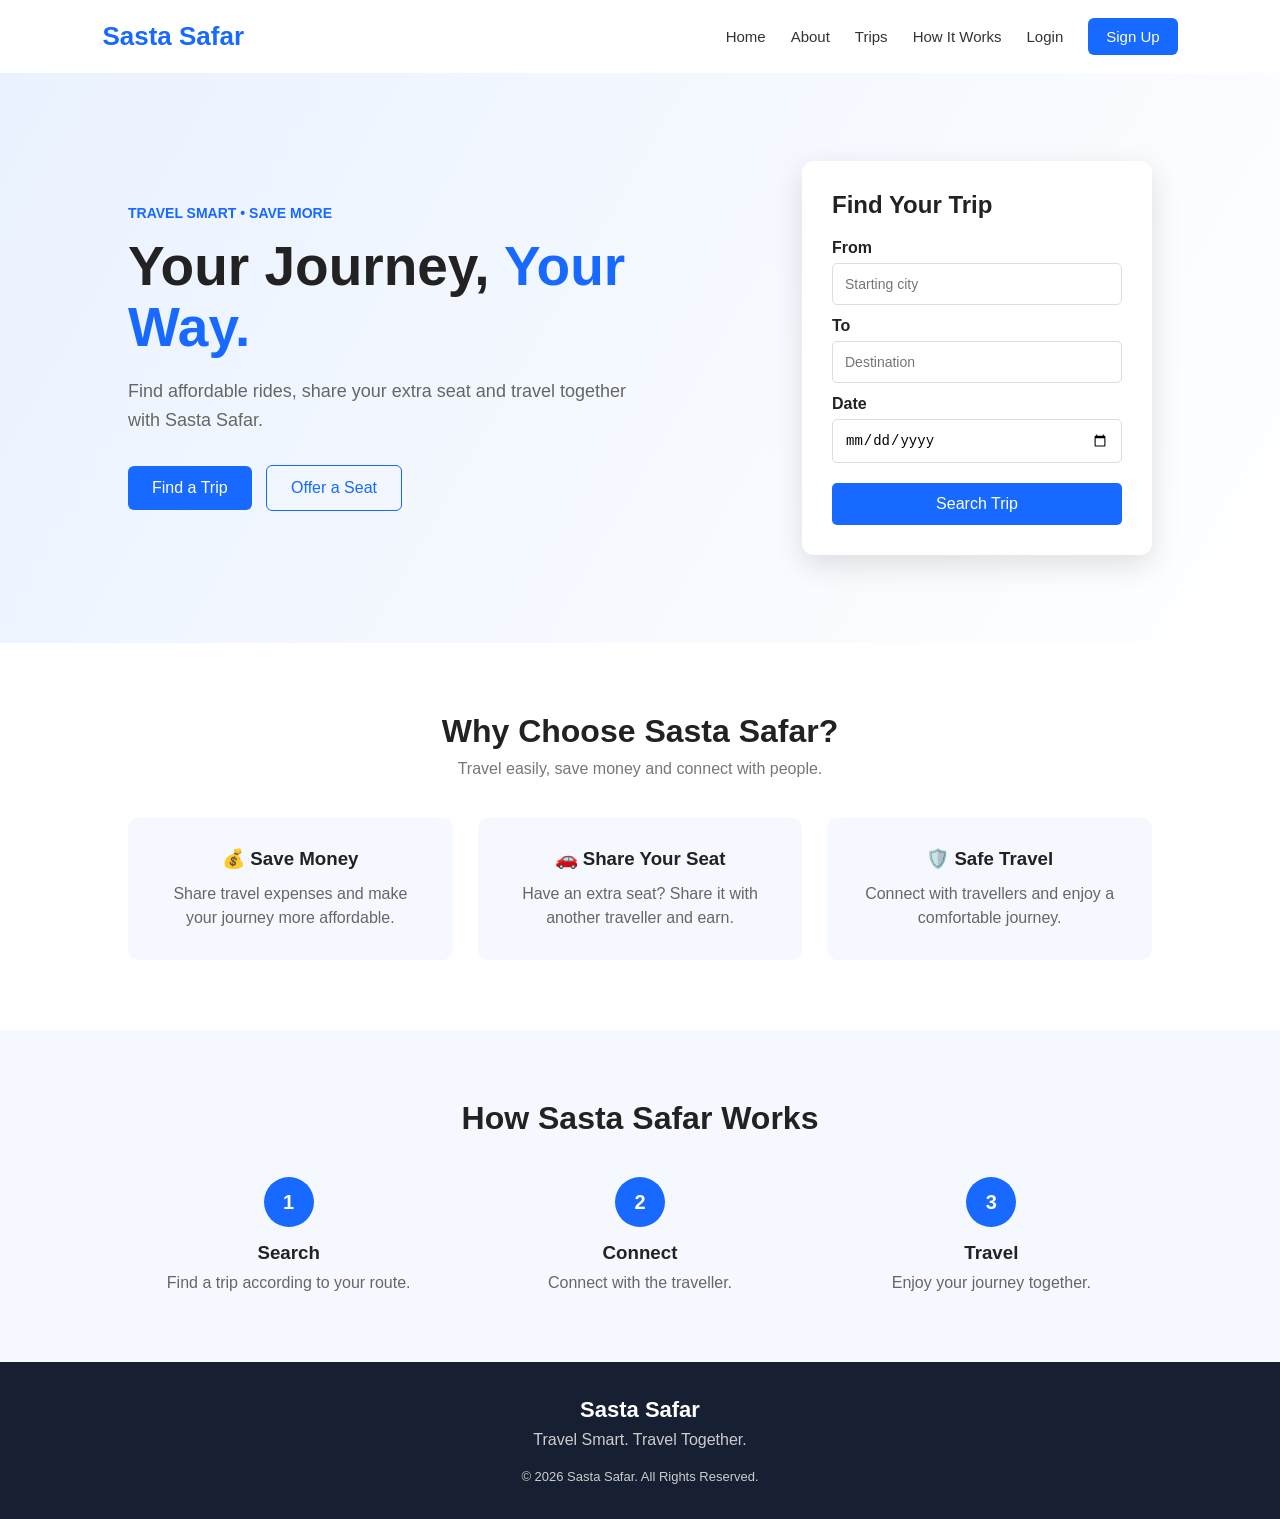
<file: SastaSafar Project file/index.html>
<!DOCTYPE html>
<html lang="en">

<head>
    <meta charset="UTF-8">
    <meta name="viewport" content="width=device-width, initial-scale=1.0">

    <title>Sasta Safar</title>

    <!-- CSS File -->
    <link rel="stylesheet" href="style.css">
</head>

<body>

    <!-- Navbar -->
    <header>

        <div class="logo">
            Sasta Safar
        </div>

        <nav>
            <a href="index.html">Home</a>
            <a href="#">About</a>
            <a href="#">Trips</a>
            <a href="#">How It Works</a>
            <a href="login.html">Login</a>
            <a href="#" class="signup">Sign Up</a>
        </nav>

    </header>


    <!-- Hero Section -->
    <section class="hero">

        <div class="hero-content">

            <p class="tagline">
                TRAVEL SMART • SAVE MORE
            </p>

            <h1>
                Your Journey,
                <span>Your Way.</span>
            </h1>

            <p class="description">
                Find affordable rides, share your extra seat
                and travel together with Sasta Safar.
            </p>

            <div class="buttons">

                <a href="#" class="btn-primary">
                    Find a Trip
                </a>

                <a href="#" class="btn-secondary">
                    Offer a Seat
                </a>

            </div>

        </div>


        <!-- Search Box -->
        <div class="search-box">

            <h2>Find Your Trip</h2>

            <label>From</label>
            <input type="text" placeholder="Starting city">

            <label>To</label>
            <input type="text" placeholder="Destination">

            <label>Date</label>
            <input type="date">

            <button>
                Search Trip
            </button>

        </div>

    </section>


    <!-- Features Section -->
    <section class="features">

        <h2>Why Choose Sasta Safar?</h2>

        <p>
            Travel easily, save money and connect with people.
        </p>


        <div class="feature-container">

            <div class="feature-card">
                <h3>💰 Save Money</h3>

                <p>
                    Share travel expenses and make your journey
                    more affordable.
                </p>
            </div>


            <div class="feature-card">
                <h3>🚗 Share Your Seat</h3>

                <p>
                    Have an extra seat? Share it with another
                    traveller and earn.
                </p>
            </div>


            <div class="feature-card">
                <h3>🛡️ Safe Travel</h3>

                <p>
                    Connect with travellers and enjoy a
                    comfortable journey.
                </p>
            </div>

        </div>

    </section>


    <!-- How It Works -->
    <section class="how">

        <h2>How Sasta Safar Works</h2>


        <div class="steps">

            <div class="step">
                <span>1</span>

                <h3>Search</h3>

                <p>
                    Find a trip according to your route.
                </p>
            </div>


            <div class="step">
                <span>2</span>

                <h3>Connect</h3>

                <p>
                    Connect with the traveller.
                </p>
            </div>


            <div class="step">
                <span>3</span>

                <h3>Travel</h3>

                <p>
                    Enjoy your journey together.
                </p>
            </div>

        </div>

    </section>


    <!-- Footer -->
    <footer>

        <h3>Sasta Safar</h3>

        <p>
            Travel Smart. Travel Together.
        </p>

        <p class="copyright">
            © 2026 Sasta Safar. All Rights Reserved.
        </p>

    </footer>

</body>

</html>
</file>
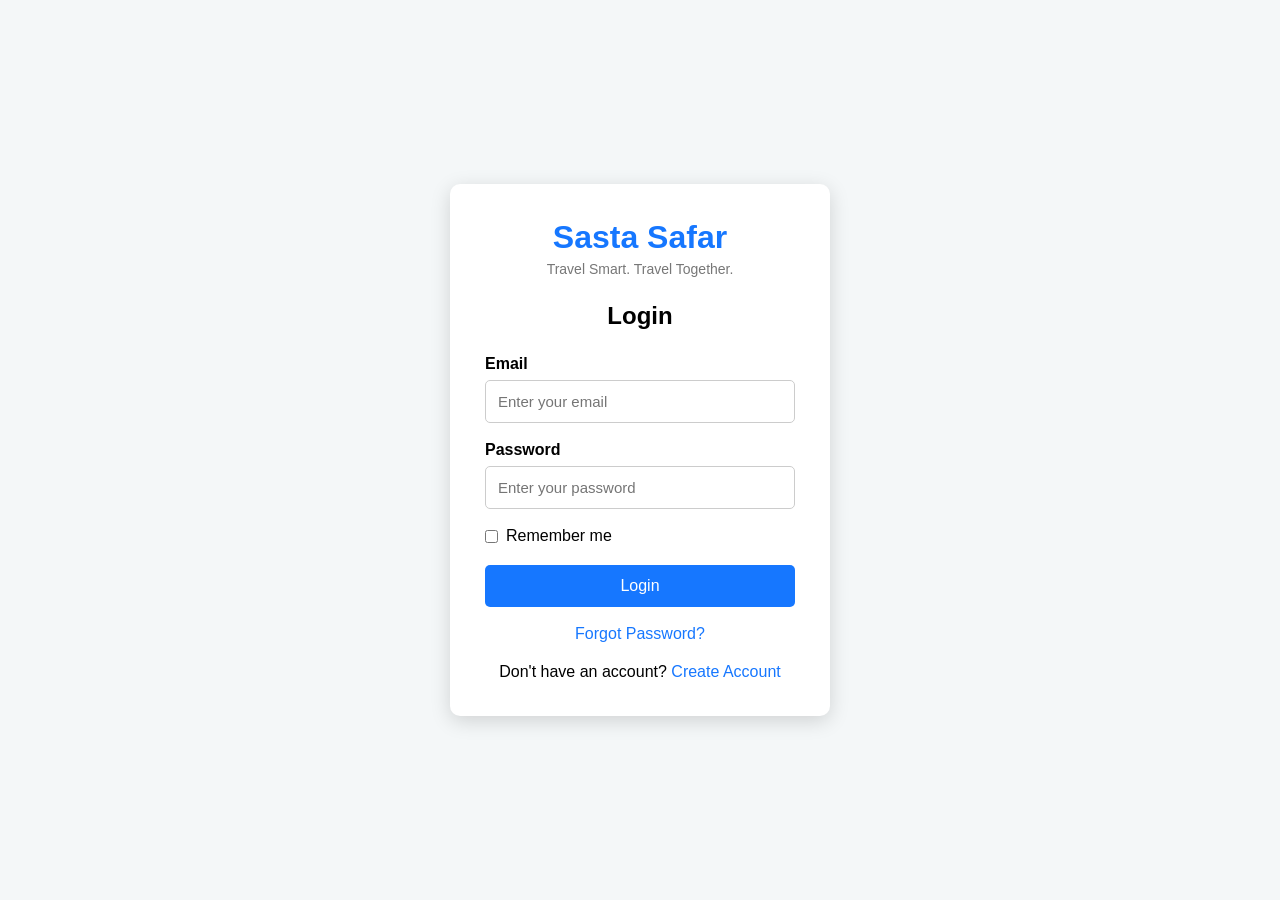
<file: SastaSafar Project file/Login.html>
<!DOCTYPE html>
<html lang="en">

<head>
    <meta charset="UTF-8">
    <meta name="viewport" content="width=device-width, initial-scale=1.0">

    <title>Sasta Safar - Login</title>

    <link rel="stylesheet" href="Login.css">
</head>

<body>

    <div class="login-container">

        <div class="login-box">

            <h1>Sasta Safar</h1>

            <p class="tagline">Travel Smart. Travel Together.</p>

            <h2>Login</h2>

            <form>

                <label>Email</label>
                <input type="email" placeholder="Enter your email">

                <label>Password</label>
                <input type="password" placeholder="Enter your password">

                <div class="remember">
                    <input type="checkbox">
                    <span>Remember me</span>
                </div>

                <button type="submit">Login</button>

            </form>

            <p class="forgot">
                <a href="#">Forgot Password?</a>
            </p>

            <p class="signup">
                Don't have an account?
                <a href="#">Create Account</a>
            </p>

        </div>

    </div>

</body>

</html>
</file>
<file: SastaSafar Project file/style.css>
/* =========================
   BASIC CSS
========================= */

* {
    margin: 0;
    padding: 0;
    box-sizing: border-box;
}

body {
    font-family: Arial, sans-serif;
    color: #222;
    background-color: #f5f8ff;
}


/* =========================
   NAVBAR
========================= */

header {
    background-color: white;

    padding: 18px 8%;

    display: flex;
    justify-content: space-between;
    align-items: center;

    box-shadow: 0 2px 10px rgba(0, 0, 0, 0.08);
}

.logo {
    font-size: 26px;
    font-weight: bold;
    color: #1769ff;
}

nav {
    display: flex;
    align-items: center;
    gap: 25px;
}

nav a {
    text-decoration: none;
    color: #333;
    font-size: 15px;
}

nav a:hover {
    color: #1769ff;
}

.signup {
    background-color: #1769ff;
    color: white !important;

    padding: 10px 18px;

    border-radius: 6px;
}


/* =========================
   HERO SECTION
========================= */

.hero {
    min-height: 570px;

    padding: 70px 10%;

    display: flex;
    justify-content: space-between;
    align-items: center;

    background: linear-gradient(
        120deg,
        #eaf2ff,
        white
    );
}


/* Hero Text */

.hero-content {
    width: 52%;
}

.tagline {
    color: #1769ff;

    font-size: 14px;

    font-weight: bold;

    margin-bottom: 15px;
}

.hero-content h1 {
    font-size: 55px;

    line-height: 1.1;

    margin-bottom: 20px;
}

.hero-content h1 span {
    color: #1769ff;
}

.description {
    color: #666;

    font-size: 18px;

    line-height: 1.6;

    max-width: 550px;
}


/* Buttons */

.buttons {
    margin-top: 30px;
}

.btn-primary,
.btn-secondary {
    display: inline-block;

    padding: 13px 24px;

    border-radius: 6px;

    text-decoration: none;

    margin-right: 10px;
}

.btn-primary {
    background-color: #1769ff;

    color: white;
}

.btn-secondary {
    border: 1px solid #1769ff;

    color: #1769ff;
}

.btn-primary:hover {
    background-color: #0d5dcc;
}


/* =========================
   SEARCH BOX
========================= */

.search-box {
    width: 350px;

    background-color: white;

    padding: 30px;

    border-radius: 12px;

    box-shadow: 0 10px 30px rgba(0, 0, 0, 0.12);
}

.search-box h2 {
    margin-bottom: 20px;
}

.search-box label {
    display: block;

    margin-top: 12px;

    margin-bottom: 6px;

    font-weight: bold;
}

.search-box input {
    width: 100%;

    padding: 12px;

    border: 1px solid #ddd;

    border-radius: 5px;

    font-size: 14px;
}

.search-box button {
    width: 100%;

    margin-top: 20px;

    padding: 12px;

    border: none;

    border-radius: 5px;

    background-color: #1769ff;

    color: white;

    font-size: 16px;

    cursor: pointer;
}

.search-box button:hover {
    background-color: #0d5dcc;
}


/* =========================
   FEATURES
========================= */

.features {
    background-color: white;

    padding: 70px 10%;

    text-align: center;
}

.features h2 {
    font-size: 32px;
}

.features > p {
    color: #777;

    margin-top: 10px;
}


.feature-container {
    display: flex;

    gap: 25px;

    margin-top: 40px;
}

.feature-card {
    flex: 1;

    padding: 30px;

    background-color: #f5f8ff;

    border-radius: 10px;
}

.feature-card h3 {
    margin-bottom: 12px;
}

.feature-card p {
    color: #666;

    line-height: 1.5;
}


/* =========================
   HOW IT WORKS
========================= */

.how {
    padding: 70px 10%;

    text-align: center;
}

.how h2 {
    font-size: 32px;
}

.steps {
    display: flex;

    gap: 30px;

    margin-top: 40px;
}

.step {
    flex: 1;
}

.step span {
    display: inline-flex;

    width: 50px;
    height: 50px;

    align-items: center;
    justify-content: center;

    background-color: #1769ff;

    color: white;

    border-radius: 50%;

    font-size: 20px;

    font-weight: bold;

    margin-bottom: 15px;
}

.step h3 {
    margin-bottom: 10px;
}

.step p {
    color: #666;
}


/* =========================
   FOOTER
========================= */

footer {
    background-color: #172033;

    color: white;

    text-align: center;

    padding: 35px;
}

footer h3 {
    font-size: 22px;
}

footer p {
    color: #ccc;

    margin-top: 8px;
}

.copyright {
    font-size: 13px;

    margin-top: 20px;
}


/* =========================
   MOBILE
========================= */

@media (max-width: 800px) {

    header {
        flex-direction: column;

        gap: 15px;
    }

    nav {
        flex-wrap: wrap;

        justify-content: center;

        gap: 12px;
    }

    .hero {
        flex-direction: column;

        gap: 40px;

        padding: 50px 6%;
    }

    .hero-content {
        width: 100%;

        text-align: center;
    }

    .hero-content h1 {
        font-size: 40px;
    }

    .search-box {
        width: 100%;

        max-width: 400px;
    }

    .feature-container {
        flex-direction: column;
    }

    .steps {
        flex-direction: column;
    }
}
</file>
<file: SastaSafar Project file/Login.css>
* {
    margin: 0;
    padding: 0;
    box-sizing: border-box;
}

body {
    font-family: Arial, sans-serif;
    background-color: #f4f7f8;
}

/* Main Container */

.login-container {
    width: 100%;
    height: 100vh;

    display: flex;
    justify-content: center;
    align-items: center;
}

/* Login Box */

.login-box {
    width: 380px;
    background-color: white;

    padding: 35px;

    border-radius: 10px;

    box-shadow: 0 5px 20px rgba(0, 0, 0, 0.15);
}

/* Logo / Website Name */

.login-box h1 {
    text-align: center;
    color: #1677ff;
    margin-bottom: 5px;
}

.tagline {
    text-align: center;
    color: #777;
    font-size: 14px;
    margin-bottom: 25px;
}

/* Login Heading */

.login-box h2 {
    text-align: center;
    margin-bottom: 25px;
}

/* Labels */

label {
    display: block;
    margin-bottom: 7px;
    font-weight: bold;
}

/* Input */

input[type="email"],
input[type="password"] {
    width: 100%;

    padding: 12px;

    margin-bottom: 18px;

    border: 1px solid #ccc;
    border-radius: 5px;

    font-size: 15px;
}

/* Remember Me */

.remember {
    display: flex;
    align-items: center;
    gap: 8px;

    margin-bottom: 20px;
}

.remember input {
    width: auto;
}

/* Login Button */

button {
    width: 100%;

    padding: 12px;

    background-color: #1677ff;
    color: white;

    border: none;
    border-radius: 5px;

    font-size: 16px;

    cursor: pointer;
}

button:hover {
    background-color: #0d5dcc;
}

/* Links */

.forgot {
    text-align: center;
    margin-top: 18px;
}

.signup {
    text-align: center;
    margin-top: 20px;
}

a {
    color: #1677ff;
    text-decoration: none;
}

a:hover {
    text-decoration: underline;
}
</file>
